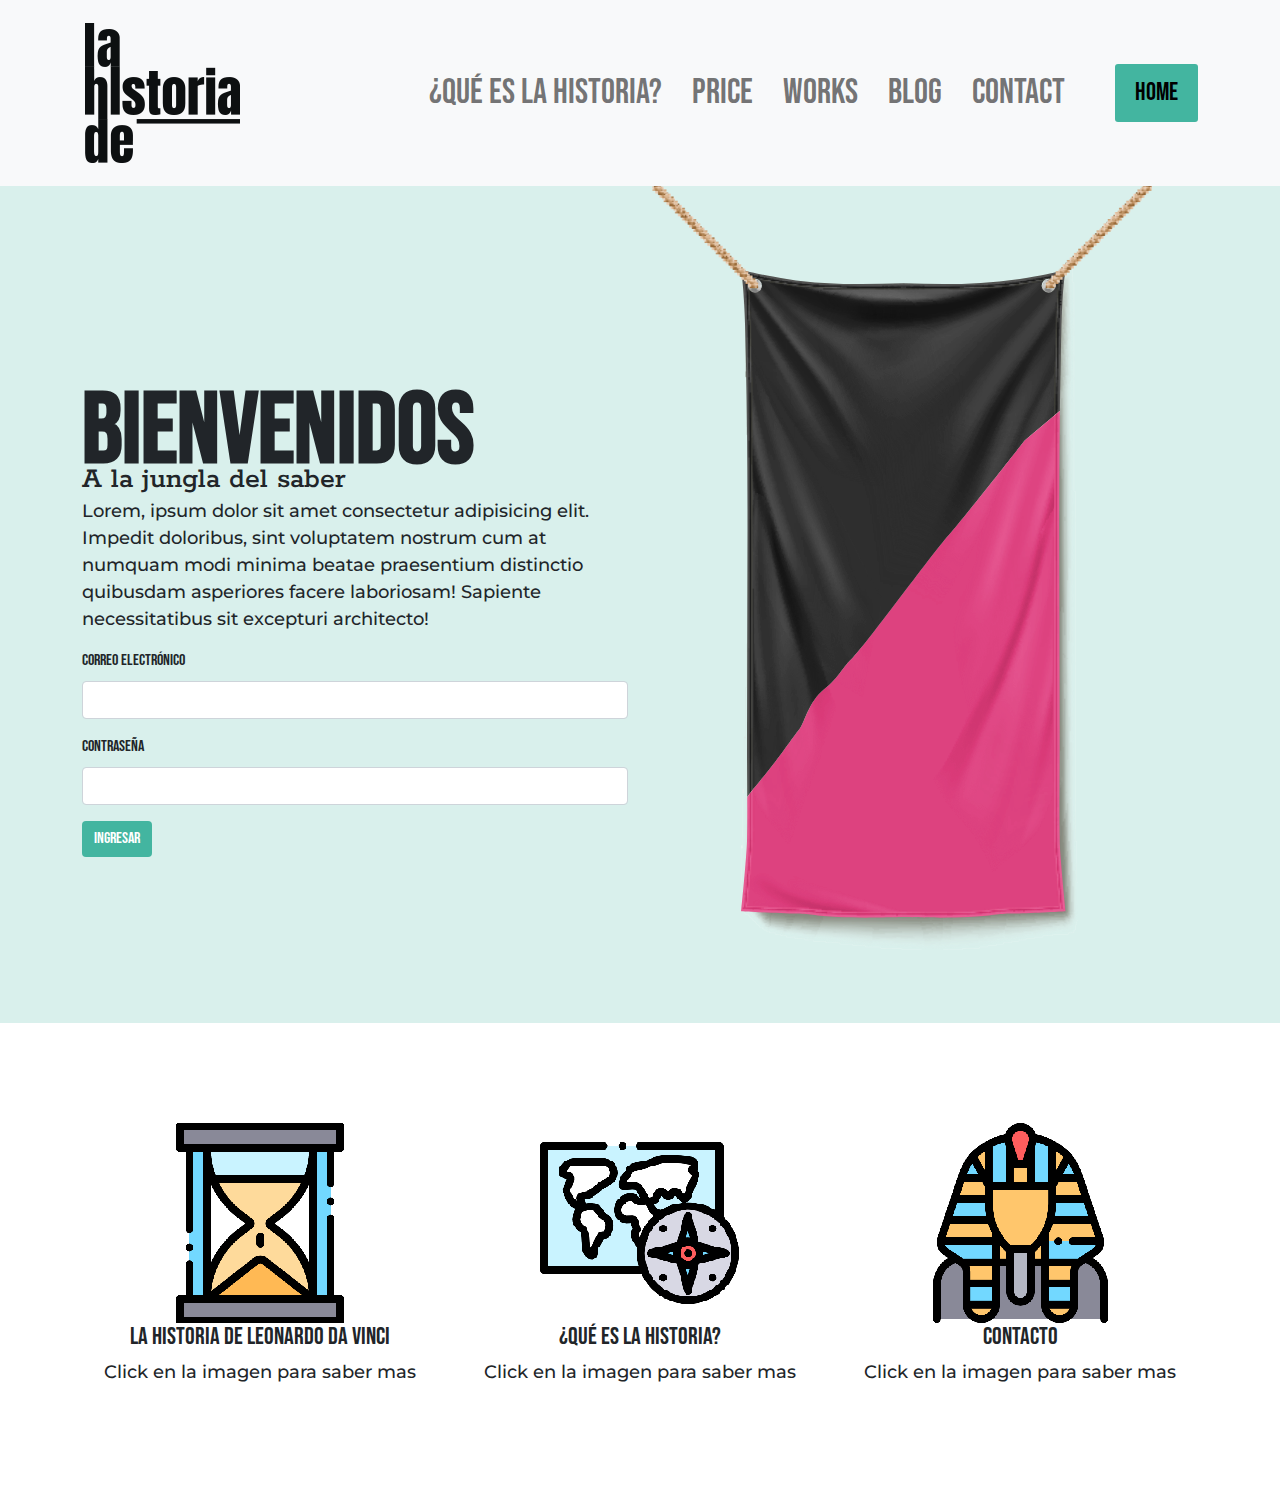
<file: index.html>
<!DOCTYPE html>
<html lang="en">
<head>
    <meta charset="UTF-8">
    <meta http-equiv="X-UA-Compatible" content="IE=edge">
    <meta name="viewport" content="width=device-width, initial-scale=1.0">
    
    
    <link rel="stylesheet" href="css/bootstrap.css">
    <link rel="stylesheet" href="css/stylecomplementario.css">
    <link rel="preconnect" href="https://fonts.googleapis.com">
    <link rel="preconnect" href="https://fonts.gstatic.com" crossorigin>
    <link href="https://fonts.googleapis.com/css2?family=Bebas+Neue&family=Montserrat&family=Rokkitt&display=swap" rel="stylesheet">
    <title>Bootstrap</title>
</head>
<body>
    <!-- Acá comienza el NavBar-->

    <nav class="navbar navbar-expand-lg navbar-light bg-light">
        <div class="container">
          <a class="navbar-brand" href="#"><img src="img/logoweb.png" alt="La Historia de"></a>
          <button class="navbar-toggler" type="button" data-bs-toggle="collapse" data-bs-target="#navbarNav" aria-controls="navbarNav" aria-expanded="false" aria-label="Toggle navigation">
            <span class="navbar-toggler-icon"></span>
          </button>
          <div class="collapse navbar-collapse" id="navbarNav">
            <ul class="navbar-nav ms-auto">
              
              <li class="nav-item">
                <a class="nav-link"  href="queeslahistoria.html">¿Qué es la Historia?</a>
              </li>
              <li class="nav-item">
                <a class="nav-link" href="#">Price</a>
              </li>
              <li class="nav-item">
                <a class="nav-link" href="#">Works</a>
              </li>
              <li class="nav-item">
                <a class="nav-link" href="#">Blog</a>
              </li>
               
              <li class="nav-item">
                <a class="nav-link" href="#">Contact</a>
              </li>     
              
            </ul>
            <a href="index.html" class="main-btn">Home</a>
          </div>
        </div>
      </nav>

    <!-- Acá finaliza el NavBar-->
    <!-- Acá comienza la seccion principal-->
        <section class="hero d-flex align-items-center">
            <div class="container">
                <div class="row align-items-center">
                    <div class="col">
                        <span></span>
                        <h1>Bienvenidos</h1>
                        <h2>A la jungla del saber</h2>
                        <p>Lorem, ipsum dolor sit amet consectetur adipisicing elit. 
                            Impedit doloribus, sint voluptatem nostrum cum at numquam 
                            modi minima beatae praesentium distinctio quibusdam 
                            asperiores facere laboriosam! Sapiente necessitatibus sit 
                            excepturi architecto!
                        </p>
                        <!--formularios de email y contraseña importados de Bootstrap-->
                        <form>
                            <div class="mb-3">
                              <label for="exampleInputEmail1" class="form-label">Correo electrónico</label>
                              <input type="email" class="form-control" id="exampleInputEmail1" aria-describedby="emailHelp">
                              
                            </div>
                            <div class="mb-3">
                              <label for="exampleInputPassword1" class="form-label">Contraseña</label>
                              <input type="password" class="form-control" id="exampleInputPassword1">
                            </div>
                            
                            <button type="submit" class="btn btn-primary btn-ingresar">Ingresar</button>
                          </form>   
                    </div>
                    <div class="col">
                        <img src="img/banderamain1.svg" width="500px " alt="">
                    </div>
                </div>
            </div>
        </section>
    <!-- Acá finaliza la seccion principal-->
    <!-- Acá comienza la sección de links-->
        <section class="about">
            <div class="container">
                <div class="row">
                    <div class="col">
                        <div class="about-box">
                            <a href="lahistoriadeleo.html"><img src="img/icon1.png" alt=""></a>
                            <h4>La Historia de Leonardo Da Vinci</h4>
                            <p>Click en la imagen para saber mas</p>
                        </div>    
                    </div>
                    <div class="col">
                        <div class="about-box">
                            <a href="queeslahistoria.html"><img src="img/icon2.png" alt=""></a>
                            <h4>¿Qué es la Historia?</h4>
                            <p>Click en la imagen para saber mas</p>
                            
                        </div>    
                    </div>
                    <div class="col">
                        <div class="about-box">
                            <a href="contacto.html"><img src="img/icon3.png" alt=""></a>
                            <h4>Contacto</h4>
                            <p>Click en la imagen para saber mas</p>
                            
                        </div>    
                    </div>
                </div>
            </div>
        </section>
    <!-- Acá finaliza la sección de links-->
</body>
</html>
</file>
<file: css/stylecomplementario.css>
/*
---->Estilado del NavBar<-----
*/

body{
    font-family: 'Bebas Neue', cursive;
}

/*
---->Tipografías<-----
*/

h1 {
    font-size: 100px;
    line-height: 60px;
    font-weight: 600;
    margin: 0;
    padding-top: 50px;

}

h2   {
    font-size: 30px;
    font-family: 'Rokkitt', serif;
    margin: 0;
    padding: 0;

}
p {
    font-size: 18px;
    font-family: 'Montserrat', sans-serif;
    font-weight: 500;
    
}


.navbar .nav-item {
    margin: 0 !important;
    padding: 0 !important;
    
}
/*
---->Fondo, texto, y anomaciones del NavBar<-----
*/
.navbar .nav-item .nav-link {

    font-size: 35px;
    margin: 0 15px;
    padding: 0;
    transition: all .5s ease-in-out;
    
}

.navbar .nav-item .nav-link:hover {
    color: #43b5a0;
}

.navbar .main-btn {

    background-color: #43b5a0;
    text-decoration: none;
    color: black;
    font-size: 25px;
    padding: 10px 20px;
    border-radius: 3px;
    margin-left: 35px;


}

.navbar .main-btn:hover {

    background-color: white;
    transition: all .9s ease-in-out;
    


}


/*
---->Estilado de la seccion principal<-----
*/

.hero {
    
    background-color: rgba(67, 181, 160, 0.2);
}

/*
---->Estilado del botón de iniciado de sesión<-----
*/

.btn-ingresar {
    background-color: #43b5a0;
    border: 0;

}

.btn-ingresar:hover {
    background-color: black;
    transition: all .5s ease-in-out;
}

/*Acá comienza la sección de links*/

.about{
    padding: 100px 0px;
}

.about .about-box {
    text-align: center;
}
</file>
